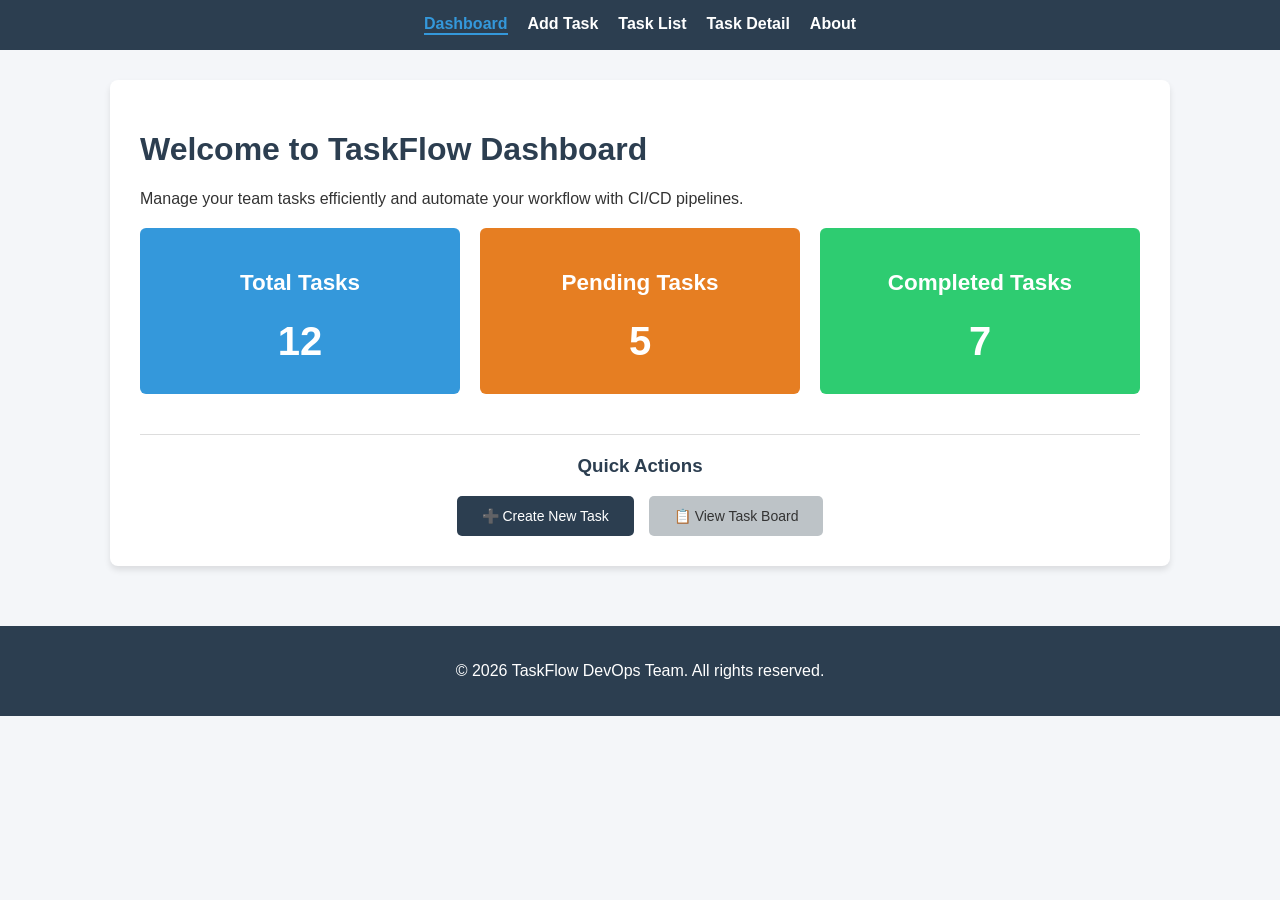
<file: index.html>
<!DOCTYPE html>
<html lang="en">
<head>
    <meta charset="UTF-8">
    <meta name="viewport" content="width=device-width, initial-scale=1.0">
    <title>TaskFlow - Dashboard</title>
    <link rel="stylesheet" href="style.css">
</head>
<body>

    <nav>
        <a href="index.html" class="active" style="border-bottom: 2px solid #3498db; color: #3498db;">Dashboard</a>
        <a href="add-task.html">Add Task</a>
        <a href="task-list.html">Task List</a>
        <a href="task-detail.html">Task Detail</a>
        <a href="about.html">About</a>
    </nav>

    <div class="container">
        <h1>Welcome to TaskFlow Dashboard</h1>
        <p>Manage your team tasks efficiently and automate your workflow with CI/CD pipelines.</p>
        
        <div class="stats-grid">
            <div class="card total">
                <h3>Total Tasks</h3>
                <p style="font-size: 2.5rem; font-weight: bold; margin: 10px 0;">12</p>
            </div>
            <div class="card pending">
                <h3>Pending Tasks</h3>
                <p style="font-size: 2.5rem; font-weight: bold; margin: 10px 0;">5</p>
            </div>
            <div class="card completed">
                <h3>Completed Tasks</h3>
                <p style="font-size: 2.5rem; font-weight: bold; margin: 10px 0;">7</p>
            </div>
        </div>

        <hr style="border: 0; border-top: 1px solid #ddd; margin-top: 40px; margin-bottom: 20px;">

        <div style="text-align: center; margin-top: 20px;">
            <h3 style="color: #2c3e50;">Quick Actions</h3>
            <div style="display: flex; gap: 15px; justify-content: center; margin-top: 15px;">
                <a href="add-task.html" class="filter-btn active" style="text-decoration: none; padding: 12px 25px;">➕ Create New Task</a>
                <a href="task-list.html" class="filter-btn" style="text-decoration: none; padding: 12px 25px; background-color: #bdc3c7; color: #333;">📋 View Task Board</a>
            </div>
        </div>
    </div>

    <footer style="text-align: center; padding: 20px; background-color: #2c3e50; color: white; margin-top: 60px;">
        <p>&copy; 2026 TaskFlow DevOps Team. All rights reserved.</p>
    </footer>

</body>
</html>
</file>
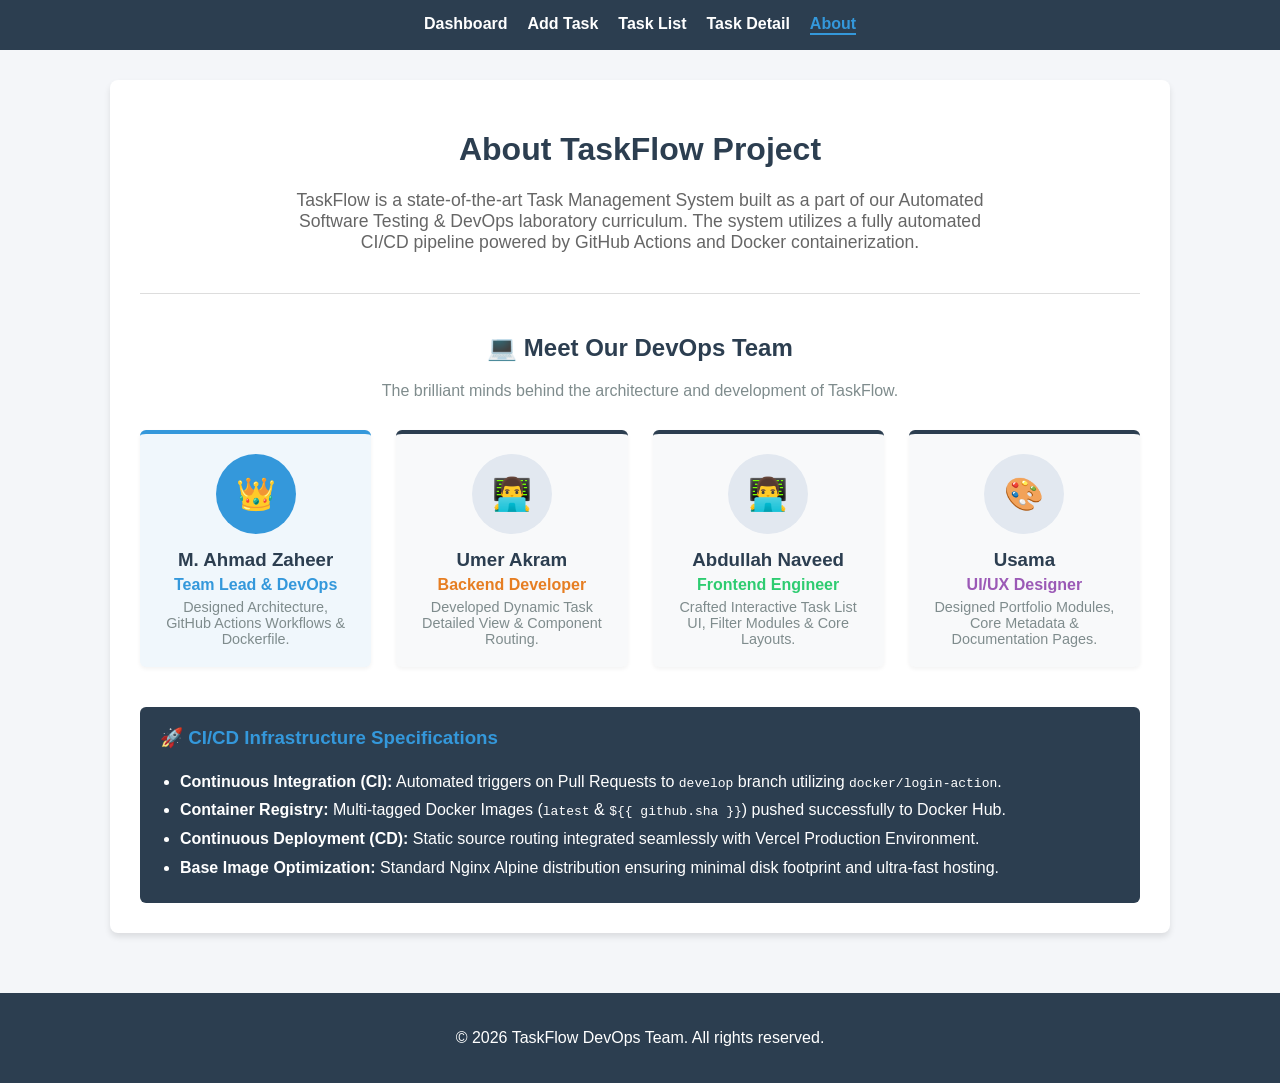
<file: about.html>
<!DOCTYPE html>
<html lang="en">
<head>
    <meta charset="UTF-8">
    <meta name="viewport" content="width=device-width, initial-scale=1.0">
    <title>TaskFlow - About Us</title>
    <link rel="stylesheet" href="style.css">
    <style>
        /* About Page Specific Styles to maintain layout without touching style.css */
        .team-grid {
            display: grid;
            grid-template-columns: repeat(auto-fit, minmax(220px, 1fr));
            gap: 25px;
            margin-top: 30px;
        }
        .member-card {
            background: #f8f9fa;
            border-top: 4px solid #2c3e50;
            border-radius: 6px;
            padding: 20px;
            text-align: center;
            box-shadow: 0 2px 4px rgba(0,0,0,0.05);
            transition: transform 0.2s;
        }
        .member-card:hover {
            transform: translateY(-5px);
        }
        .member-avatar {
            width: 80px;
            height: 80px;
            background: #e2e8f0;
            border-radius: 50%;
            display: flex;
            align-items: center;
            justify-content: center;
            margin: 0 auto 15px;
            font-size: 2rem;
        }
        .member-card.lead {
            border-top-color: #3498db;
            background: #f0f7fc;
        }
        .project-details {
            background: #2c3e50;
            color: white;
            padding: 20px;
            border-radius: 6px;
            margin-top: 40px;
            text-align: left;
        }
    </style>
</head>
<body>

    <nav>
        <a href="index.html">Dashboard</a>
        <a href="add-task.html">Add Task</a>
        <a href="task-list.html">Task List</a>
        <a href="task-detail.html">Task Detail</a>
        <a href="about.html" class="active" style="border-bottom: 2px solid #3498db; color: #3498db;">About</a>
    </nav>

    <div class="container" style="text-align: center;">
        <h1>About TaskFlow Project</h1>
        <p style="font-size: 1.1rem; color: #666; max-width: 700px; margin: 0 auto;">
            TaskFlow is a state-of-the-art Task Management System built as a part of our Automated Software Testing & DevOps laboratory curriculum. 
            The system utilizes a fully automated CI/CD pipeline powered by GitHub Actions and Docker containerization.
        </p>

        <hr style="border: 0; border-top: 1px solid #ddd; margin: 40px 0;">

        <h2>💻 Meet Our DevOps Team</h2>
        <p style="color: #7f8c8d;">The brilliant minds behind the architecture and development of TaskFlow.</p>

        <div class="team-grid">
            
            <div class="member-card lead">
                <div class="member-avatar" style="background: #3498db; color: white;">👑</div>
                <h3 style="margin: 5px 0; color: #2c3e50;">M. Ahmad Zaheer</h3>
                <p style="font-weight: bold; color: #3498db; margin: 5px 0;">Team Lead & DevOps</p>
                <p style="font-size: 0.9rem; color: #7f8c8d; margin: 0;">Designed Architecture, GitHub Actions Workflows & Dockerfile.</p>
            </div>

            <div class="member-card">
                <div class="member-avatar">👨‍💻</div>
                <h3 style="margin: 5px 0; color: #2c3e50;">Umer Akram</h3>
                <p style="font-weight: bold; color: #e67e22; margin: 5px 0;">Backend Developer</p>
                <p style="font-size: 0.9rem; color: #7f8c8d; margin: 0;">Developed Dynamic Task Detailed View & Component Routing.</p>
            </div>

            <div class="member-card">
                <div class="member-avatar">👨‍💻</div>
                <h3 style="margin: 5px 0; color: #2c3e50;">Abdullah Naveed</h3>
                <p style="font-weight: bold; color: #2ecc71; margin: 5px 0;">Frontend Engineer</p>
                <p style="font-size: 0.9rem; color: #7f8c8d; margin: 0;">Crafted Interactive Task List UI, Filter Modules & Core Layouts.</p>
            </div>

            <div class="member-card">
                <div class="member-avatar">🎨</div>
                <h3 style="margin: 5px 0; color: #2c3e50;">Usama</h3>
                <p style="font-weight: bold; color: #9b59b6; margin: 5px 0;">UI/UX Designer</p>
                <p style="font-size: 0.9rem; color: #7f8c8d; margin: 0;">Designed Portfolio Modules, Core Metadata & Documentation Pages.</p>
            </div>

        </div>

        <div class="project-details">
            <h3 style="margin-top: 0; color: #3498db;">🚀 CI/CD Infrastructure Specifications</h3>
            <ul style="line-height: 1.8; padding-left: 20px; margin-bottom: 0;">
                <li><strong>Continuous Integration (CI):</strong> Automated triggers on Pull Requests to <code>develop</code> branch utilizing <code>docker/login-action</code>.</li>
                <li><strong>Container Registry:</strong> Multi-tagged Docker Images (<code>latest</code> & <code>${{ github.sha }}</code>) pushed successfully to Docker Hub.</li>
                <li><strong>Continuous Deployment (CD):</strong> Static source routing integrated seamlessly with Vercel Production Environment.</li>
                <li><strong>Base Image Optimization:</strong> Standard Nginx Alpine distribution ensuring minimal disk footprint and ultra-fast hosting.</li>
            </ul>
        </div>
    </div>

    <footer style="text-align: center; padding: 20px; background-color: #2c3e50; color: white; margin-top: 60px;">
        <p>&copy; 2026 TaskFlow DevOps Team. All rights reserved.</p>
    </footer>

</body>
</html>
</file>
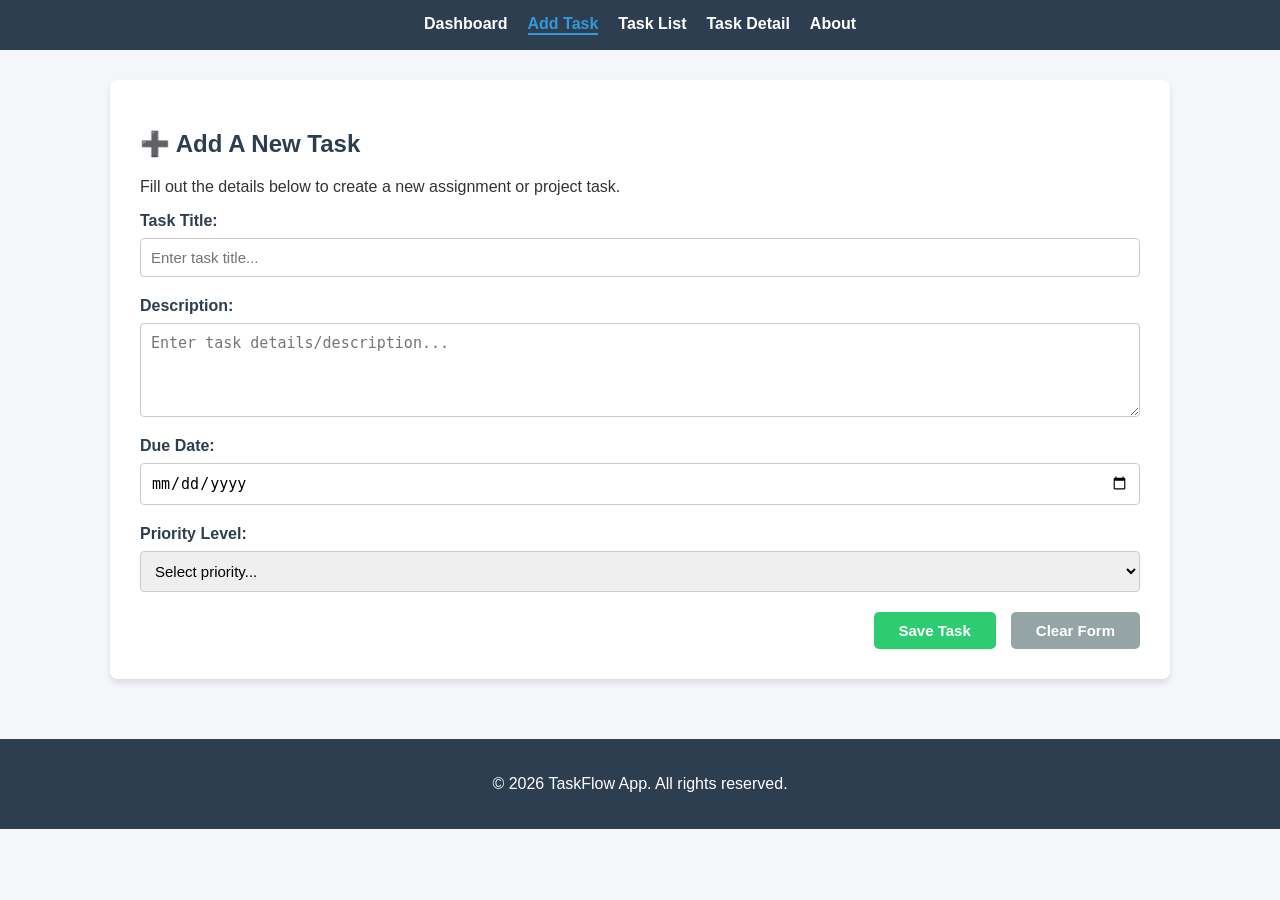
<file: add-task.html>
<!DOCTYPE html>
<html lang="en">
<head>
    <meta charset="UTF-8">
    <meta name="viewport" content="width=device-width, initial-scale=1.0">
    <title>TaskFlow - Add New Task</title>
    <link rel="stylesheet" href="style.css">
</head>
<body>

    <nav>
        <a href="index.html">Dashboard</a>
        <a href="add-task.html" class="active" style="border-bottom: 2px solid #3498db; color: #3498db;">Add Task</a>
        <a href="task-list.html">Task List</a>
        <a href="task-detail.html">Task Detail</a>
        <a href="about.html">About</a>
    </nav>

    <main class="container">
        <section class="form-section">
            <h2>➕ Add A New Task</h2>
            <p>Fill out the details below to create a new assignment or project task.</p>
            
            <form id="taskForm" class="task-form">
                
                <div class="form-group">
                    <label for="task-title">Task Title:</label>
                    <input type="text" id="task-title" name="title" placeholder="Enter task title..." required>
                </div>

                <div class="form-group">
                    <label for="task-desc">Description:</label>
                    <textarea id="task-desc" name="description" rows="4" placeholder="Enter task details/description..." required></textarea>
                </div>

                <div class="form-group">
                    <label for="due-date">Due Date:</label>
                    <input type="date" id="due-date" name="dueDate" required>
                </div>

                <div class="form-group">
                    <label for="priority">Priority Level:</label>
                    <select id="priority" name="priority" required>
                        <option value="" disabled selected>Select priority...</option>
                        <option value="High">🔴 High Priority</option>
                        <option value="Medium">🟡 Medium Priority</option>
                        <option value="Low">🟢 Low Priority</option>
                    </select>
                </div>

                <div class="form-actions">
                    <button type="submit" class="btn btn-submit">Save Task</button>
                    <button type="reset" class="btn btn-reset">Clear Form</button>
                </div>

            </form>
        </section>
    </main>

    <footer style="text-align: center; padding: 20px; background-color: #2c3e50; color: white; margin-top: 60px;">
        <p>&copy; 2026 TaskFlow App. All rights reserved.</p>
    </footer>

    <script>
        document.getElementById('taskForm').addEventListener('submit', function(e) {
            e.preventDefault(); // Fixes HTTP 405 Error
            
            const title = document.getElementById('task-title').value;
            alert(`🎉 Success! Task "${title}" saved successfully.\nRedirecting you to the Task List...`);
            window.location.href = "task-list.html";
        });
    </script>
</body>
</html>
</file>
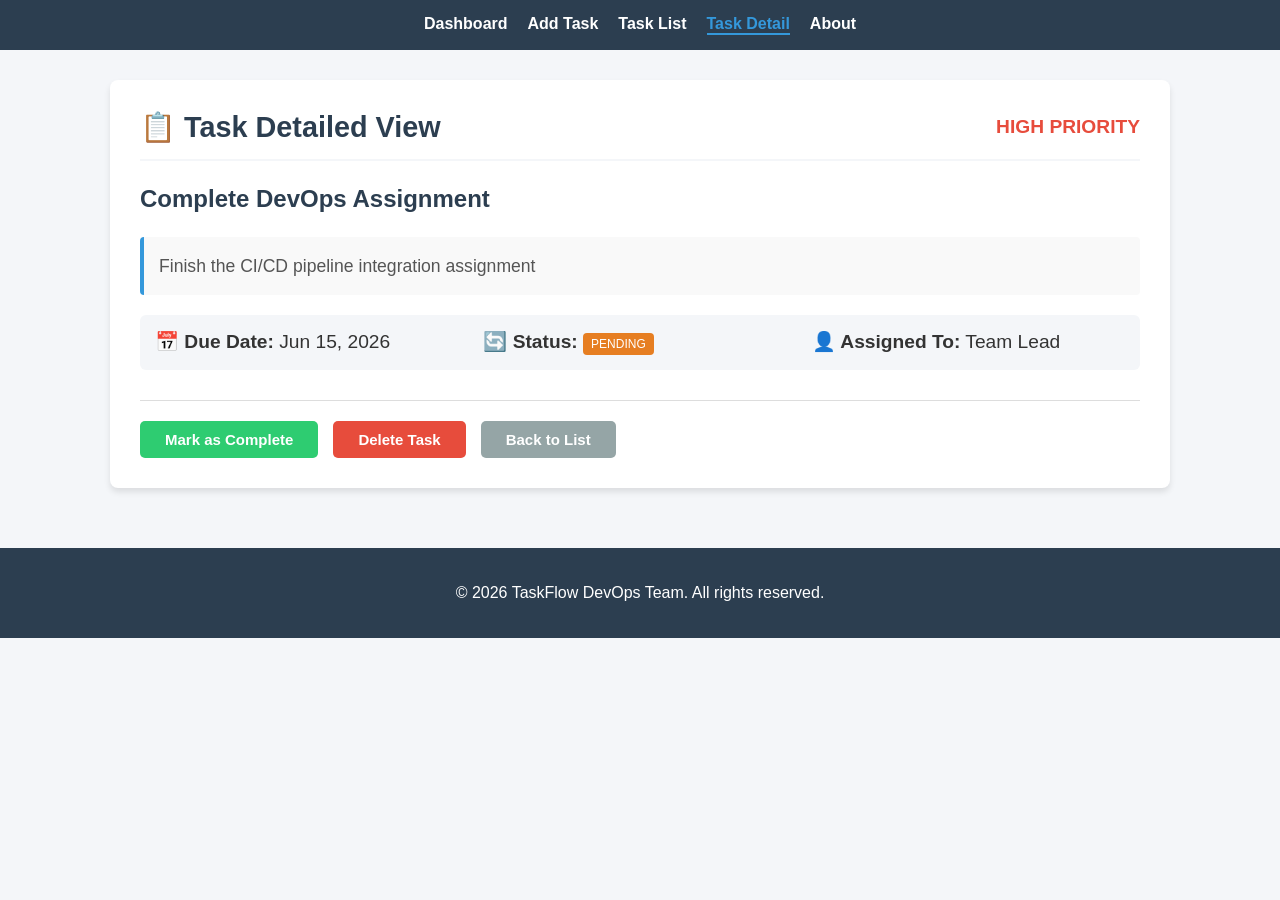
<file: task-detail.html>
<!DOCTYPE html>
<html lang="en">
<head>
    <meta charset="UTF-8">
    <meta name="viewport" content="width=device-width, initial-scale=1.0">
    <title>Taskflow - Task Detail</title>
    <link rel="stylesheet" href="style.css">
</head>
<body>

    <header>
        <nav style="background-color: #2c3e50; padding: 15px; display: flex; justify-content: center; gap: 20px;">
            <a href="index.html" style="color: white; text-decoration: none; font-weight: bold;">Dashboard</a>
            <a href="add-task.html" style="color: white; text-decoration: none; font-weight: bold;">Add Task</a>
            <a href="task-list.html" style="color: white; text-decoration: none; font-weight: bold;">Task List</a>
            <a href="task-detail.html" class="active" style="color: #3498db; border-bottom: 2px solid #3498db; text-decoration: none; font-weight: bold;">Task Detail</a>
            <a href="about.html" style="color: white; text-decoration: none; font-weight: bold;">About</a>
        </nav>
    </header>


    <main class="container">
        <div class="card" id="detailCard" style="color: #333; text-align: left; padding: 0; box-shadow: none;">
            <div id="taskContent">
                <div class="card-header" style="display: flex; justify-content: space-between; align-items: center; border-bottom: 2px solid #f4f6f9; padding-bottom: 15px;">
                    <h2 style="margin: 0;">📋 Task Detailed View</h2>
                    <span id="taskPriority" class="priority-high">HIGH</span>
                </div>
                
                <div class="card-body" style="margin-top: 20px;">
                    <h3 id="taskTitle" style="color: #2c3e50; font-size: 1.5rem;">Loading Task...</h3>
                    <p id="taskDesc" style="color: #555; line-height: 1.6; font-size: 1.1rem; background: #f9f9f9; padding: 15px; border-left: 4px solid #3498db; border-radius: 4px;">
                        Fetching details from the task repository...
                    </p>
                    
                    <div class="task-meta" style="margin-top: 20px; display: grid; grid-template-columns: repeat(auto-fit, minmax(200px, 1fr)); gap: 15px; background: #f4f6f9; padding: 15px; border-radius: 6px;">
                        <p style="margin: 0;"><strong>📅 Due Date:</strong> <span id="taskDate">--</span></p>
                        <p style="margin: 0;"><strong>🔄 Status:</strong> <span id="taskStatus" class="status-pending">PENDING</span></p>
                        <p style="margin: 0;"><strong>👤 Assigned To:</strong> <span id="taskAssignee">--</span></p>
                    </div>
                </div>
            </div>

            <div class="card-footer" style="margin-top: 30px; display: flex; gap: 15px; border-top: 1px solid #ddd; padding-top: 20px;">
                <button class="btn btn-submit" style="background-color: #2ecc71;" onclick="alert('Task status updated successfully!')">Mark as Complete</button>
                <button class="btn btn-reset" style="background-color: #e74c3c;" onclick="handleDelete()">Delete Task</button>
                <a href="task-list.html" class="btn" style="background-color: #95a5a6; color: white; text-decoration: none; padding: 10px 25px; border-radius: 5px; font-weight: bold;">Back to List</a>
            </div>
        </div>
    </main>

    <footer style="text-align: center; padding: 20px; background-color: #2c3e50; color: white; margin-top: 60px;">
        <p>&copy; 2026 TaskFlow DevOps Team. All rights reserved.</p>
    </footer>

    <script>
        const sharedTasks = [
            { id: 1, title: "Complete DevOps Assignment", dueDate: "2026-06-15", priority: "high", status: "pending", description: "Finish the CI/CD pipeline integration assignment", assignedTo: "Team Lead" },
            { id: 2, title: "Review Pull Requests", dueDate: "2026-06-12", priority: "high", status: "completed", description: "Review all team members' PRs for Assignment 04", assignedTo: "Team Lead" },
            { id: 3, title: "Update Documentation", dueDate: "2026-06-18", priority: "medium", status: "pending", description: "Update the project documentation with setup instructions", assignedTo: "Member 1" },
            { id: 4, title: "Test Deployment Pipeline", dueDate: "2026-06-14", priority: "high", status: "pending", description: "Test the CD pipeline on Render", assignedTo: "Member 2" },
            { id: 5, title: "Fix Navigation Links", dueDate: "2026-06-10", priority: "low", status: "completed", description: "Ensure all navigation links work correctly across pages", assignedTo: "Member 3" },
            { id: 6, title: "Create Task Detail Page", dueDate: "2026-06-16", priority: "medium", status: "pending", description: "Implement the task detail view page", assignedTo: "Member 4" },
            { id: 7, title: "Write Individual Reflection", dueDate: "2026-06-20", priority: "low", status: "pending", description: "Write 4-5 lines about CI/CD learning experience", assignedTo: "All Members" }
        ];

        document.addEventListener('DOMContentLoaded', () => {
            const urlParams = new URLSearchParams(window.location.search);
            const taskId = parseInt(urlParams.get('id')) || 1;

            const currentTask = sharedTasks.find(t => t.id === taskId);

            if (currentTask) {
                document.getElementById('taskTitle').innerText = currentTask.title;
                document.getElementById('taskDesc').innerText = currentTask.description;
                document.getElementById('taskDate').innerText = new Date(currentTask.dueDate).toLocaleDateString(undefined, { year: 'numeric', month: 'short', day: 'numeric' });
                document.getElementById('taskAssignee').innerText = currentTask.assignedTo;
                
                const pBadge = document.getElementById('taskPriority');
                pBadge.innerText = currentTask.priority.toUpperCase() + " PRIORITY";
                pBadge.className = `priority-${currentTask.priority}`;

                const sBadge = document.getElementById('taskStatus');
                sBadge.innerText = currentTask.status.toUpperCase();
                sBadge.className = `status-${currentTask.status}`;
            } else {
                document.getElementById('taskContent').innerHTML = `<h3 style="color: #e74c3c;">❌ Task Not Found</h3><p>The specific task id does not exist in the platform.</p>`;
            }
        });

        function handleDelete() {
            alert('Task deleted successfully!');
            window.location.href = "task-list.html";
        }
    </script>
</body>
</html>
</file>
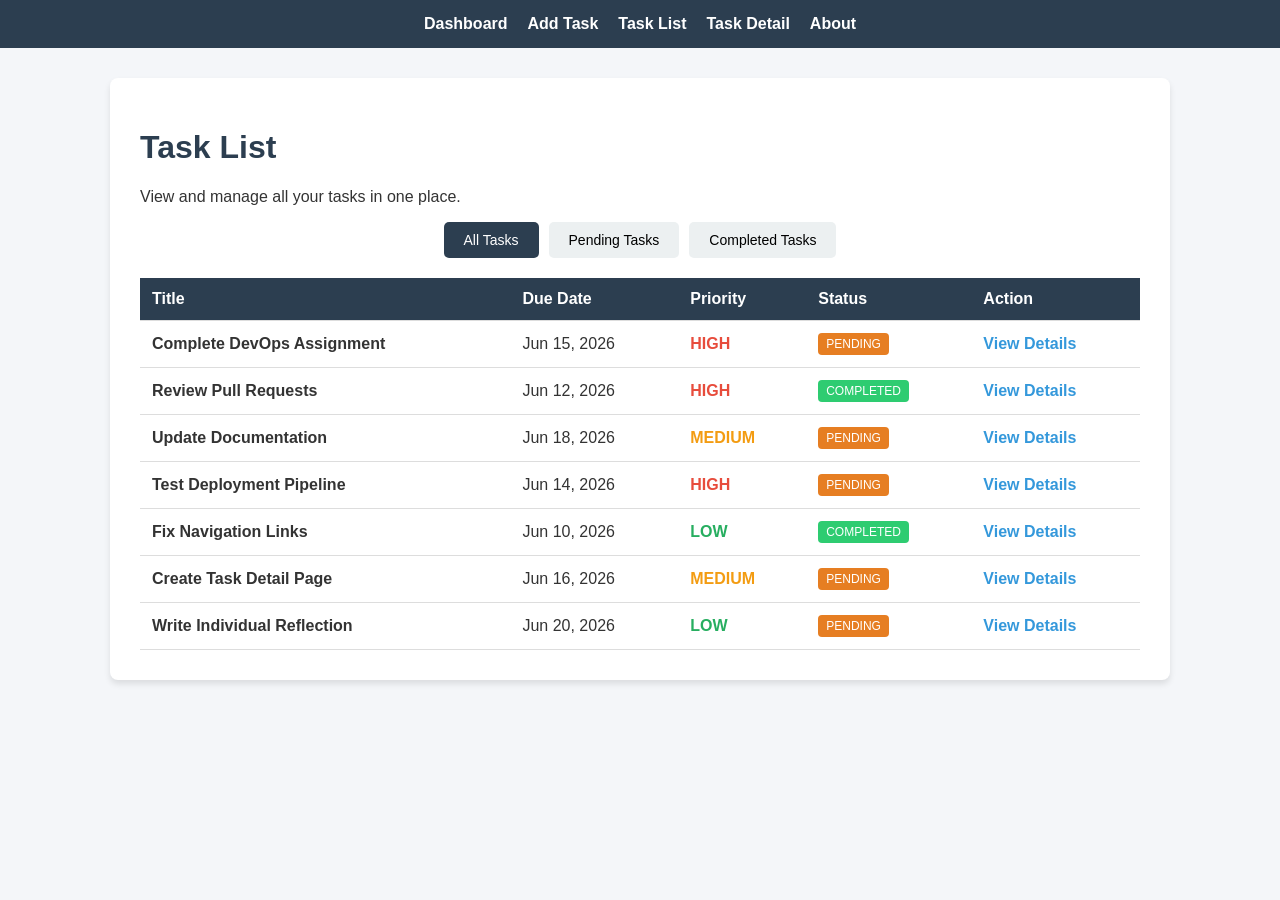
<file: task-list.html>
<!DOCTYPE html>
<html lang="en">
<head>
    <meta charset="UTF-8">
    <meta name="viewport" content="width=device-width, initial-scale=1.0">
    <title>TaskFlow - Task List</title>
    <link rel="stylesheet" href="style.css">
</head>
<body>

    <nav>
        <a href="index.html">Dashboard</a>
        <a href="add-task.html">Add Task</a>
        <a href="task-list.html">Task List</a>
        <a href="task-detail.html">Task Detail</a>
        <a href="about.html">About</a>
    </nav>

    <div class="container">
        <h1>Task List</h1>
        <p>View and manage all your tasks in one place.</p>

        <div class="filter-buttons">
            <button class="filter-btn active" onclick="filterTasks('all')">All Tasks</button>
            <button class="filter-btn" onclick="filterTasks('pending')">Pending Tasks</button>
            <button class="filter-btn" onclick="filterTasks('completed')">Completed Tasks</button>
        </div>

        <table class="task-table" id="taskTable">
            <thead>
                <tr>
                    <th>Title</th>
                    <th>Due Date</th>
                    <th>Priority</th>
                    <th>Status</th>
                    <th>Action</th>
                </tr>
            </thead>
            <tbody id="taskTableBody">
               
            </tbody>
        </table>
    </div>

    <script>
        
        let tasks = [
            {
                id: 1,
                title: "Complete DevOps Assignment",
                dueDate: "2026-06-15",
                priority: "high",
                status: "pending",
                description: "Finish the CI/CD pipeline integration assignment",
                assignedTo: "Team Lead"
            },
            {
                id: 2,
                title: "Review Pull Requests",
                dueDate: "2026-06-12",
                priority: "high",
                status: "completed",
                description: "Review all team members' PRs for Assignment 04",
                assignedTo: "Team Lead"
            },
            {
                id: 3,
                title: "Update Documentation",
                dueDate: "2026-06-18",
                priority: "medium",
                status: "pending",
                description: "Update the project documentation with setup instructions",
                assignedTo: "Member 1"
            },
            {
                id: 4,
                title: "Test Deployment Pipeline",
                dueDate: "2026-06-14",
                priority: "high",
                status: "pending",
                description: "Test the CD pipeline on Render",
                assignedTo: "Member 2"
            },
            {
                id: 5,
                title: "Fix Navigation Links",
                dueDate: "2026-06-10",
                priority: "low",
                status: "completed",
                description: "Ensure all navigation links work correctly across pages",
                assignedTo: "Member 3"
            },
            {
                id: 6,
                title: "Create Task Detail Page",
                dueDate: "2026-06-16",
                priority: "medium",
                status: "pending",
                description: "Implement the task detail view page",
                assignedTo: "Member 4"
            },
            {
                id: 7,
                title: "Write Individual Reflection",
                dueDate: "2026-06-20",
                priority: "low",
                status: "pending",
                description: "Write 4-5 lines about CI/CD learning experience",
                assignedTo: "All Members"
            }
        ];


        function renderTasks(filter = 'all') {
            const tbody = document.getElementById('taskTableBody');
            let filteredTasks = tasks;
            
            if (filter === 'pending') {
                filteredTasks = tasks.filter(task => task.status === 'pending');
            } else if (filter === 'completed') {
                filteredTasks = tasks.filter(task => task.status === 'completed');
            }

            if (filteredTasks.length === 0) {
                tbody.innerHTML = '<tr><td colspan="5" class="no-tasks">No tasks found</td></tr>';
                return;
            }

            tbody.innerHTML = filteredTasks.map(task => `
                <tr>
                    <td><strong>${escapeHtml(task.title)}</strong></td>
                    <td>${formatDate(task.dueDate)}</td>
                    <td class="priority-${task.priority}">${task.priority.toUpperCase()}</td>
                    <td>
                        <span class="status-${task.status}">${task.status.toUpperCase()}</span>
                    </td>
                    <td>
                        <a href="task-detail.html?id=${task.id}" class="view-link">View Details</a>
                    </td>
                </tr>
            `).join('');
        }

       
        function formatDate(dateString) {
            const options = { year: 'numeric', month: 'short', day: 'numeric' };
            return new Date(dateString).toLocaleDateString(undefined, options);
        }

        
        function escapeHtml(str) {
            return str.replace(/[&<>]/g, function(m) {
                if (m === '&') return '&amp;';
                if (m === '<') return '&lt;';
                if (m === '>') return '&gt;';
                return m;
            });
        }

       
        function filterTasks(filter) {
            
            const buttons = document.querySelectorAll('.filter-btn');
            buttons.forEach(btn => {
                btn.classList.remove('active');
                if ((filter === 'all' && btn.textContent === 'All Tasks') ||
                    (filter === 'pending' && btn.textContent === 'Pending Tasks') ||
                    (filter === 'completed' && btn.textContent === 'Completed Tasks')) {
                    btn.classList.add('active');
                }
            });
            
            renderTasks(filter);
        }

      
        document.addEventListener('DOMContentLoaded', () => {
            renderTasks('all');
        });
    </script>
</body>
</html>
</file>
<file: style.css>
/* Basic Reset & Styling for TaskFlow */
body {
    font-family: 'Segoe UI', Tahoma, Geneva, Verdana, sans-serif;
    background-color: #f4f6f9;
    margin: 0;
    padding: 0;
    color: #333;
}

nav {
    background-color: #2c3e50;
    padding: 15px;
    display: flex;
    justify-content: center;
    gap: 20px;
}

nav a {
    color: white;
    text-decoration: none;
    font-weight: bold;
}

nav a:hover {
    text-decoration: underline;
}

.container {
    max-width: 1000px;
    margin: 30px auto;
    background: white;
    padding: 30px;
    border-radius: 8px;
    box-shadow: 0 4px 6px rgba(0,0,0,0.1);
}

h1, h2 {
    color: #2c3e50;
}

.stats-grid {
    display: grid;
    grid-template-columns: repeat(3, 1fr);
    gap: 20px;
    margin-top: 20px;
}

.card {
    padding: 20px;
    border-radius: 6px;
    color: white;
    text-align: center;
    font-size: 1.2rem;
}

.card.total { background-color: #3498db; }
.card.pending { background-color: #e67e22; }
.card.completed { background-color: #2ecc71; }



.filter-buttons {
    display: flex;
    gap: 10px;
    margin-bottom: 20px;
    justify-content: center;
}

.filter-btn {
    background-color: #ecf0f1;
    border: none;
    padding: 10px 20px;
    border-radius: 5px;
    cursor: pointer;
    font-size: 14px;
    transition: all 0.3s ease;
}

.filter-btn:hover {
    background-color: #bdc3c7;
}

.filter-btn.active {
    background-color: #2c3e50;
    color: white;
}


.task-table {
    width: 100%;
    border-collapse: collapse;
    margin-top: 20px;
}

.task-table th,
.task-table td {
    padding: 12px;
    text-align: left;
    border-bottom: 1px solid #ddd;
}

.task-table th {
    background-color: #2c3e50;
    color: white;
    font-weight: bold;
}

.task-table tr:hover {
    background-color: #f5f5f5;
}


.priority-high {
    color: #e74c3c;
    font-weight: bold;
}

.priority-medium {
    color: #f39c12;
    font-weight: bold;
}

.priority-low {
    color: #27ae60;
    font-weight: bold;
}


.status-pending {
    background-color: #e67e22;
    color: white;
    padding: 4px 8px;
    border-radius: 4px;
    font-size: 12px;
    display: inline-block;
}

.status-completed {
    background-color: #2ecc71;
    color: white;
    padding: 4px 8px;
    border-radius: 4px;
    font-size: 12px;
    display: inline-block;
}


.view-link {
    color: #3498db;
    text-decoration: none;
    font-weight: bold;
}

.view-link:hover {
    text-decoration: underline;
}


.no-tasks {
    text-align: center;
    padding: 40px;
    color: #7f8c8d;
    font-size: 18px;
}

/* --- Add Task Page Layout Enhancements --- */
.app-header {
    background-color: #2c3e50;
    color: white;
    padding: 10px 20px;
    text-align: center;
}

.main-nav a {
    color: #ecf0f1;
    text-decoration: none;
    font-weight: bold;
    margin: 0 10px;
}

.main-nav a.active {
    color: #3498db;
    border-bottom: 2px solid #3498db;
}

.form-group {
    margin-bottom: 20px;
    display: flex;
    flex-direction: column;
    text-align: left;
}

.form-group label {
    font-weight: bold;
    margin-bottom: 8px;
    color: #2c3e50;
}

.form-group input, 
.form-group textarea, 
.form-group select {
    padding: 10px;
    border: 1px solid #ccc;
    border-radius: 4px;
    font-size: 15px;
    width: 100%;
    box-sizing: border-box;
}

.form-actions {
    display: flex;
    gap: 15px;
    justify-content: flex-end;
    margin-top: 20px;
}

.btn {
    padding: 10px 25px;
    border: none;
    border-radius: 5px;
    cursor: pointer;
    font-weight: bold;
    font-size: 15px;
    transition: background 0.3s ease;
}

.btn-submit {
    background-color: #2ecc71;
    color: white;
}

.btn-submit:hover {
    background-color: #27ae60;
}

.btn-reset {
    background-color: #95a5a6;
    color: white;
}

.btn-reset:hover {
    background-color: #7f8c8d;
}

.app-footer {
    text-align: center;
    padding: 20px;
    background-color: #2c3e50;
    color: white;
    margin-top: 40px;
}
</file>
